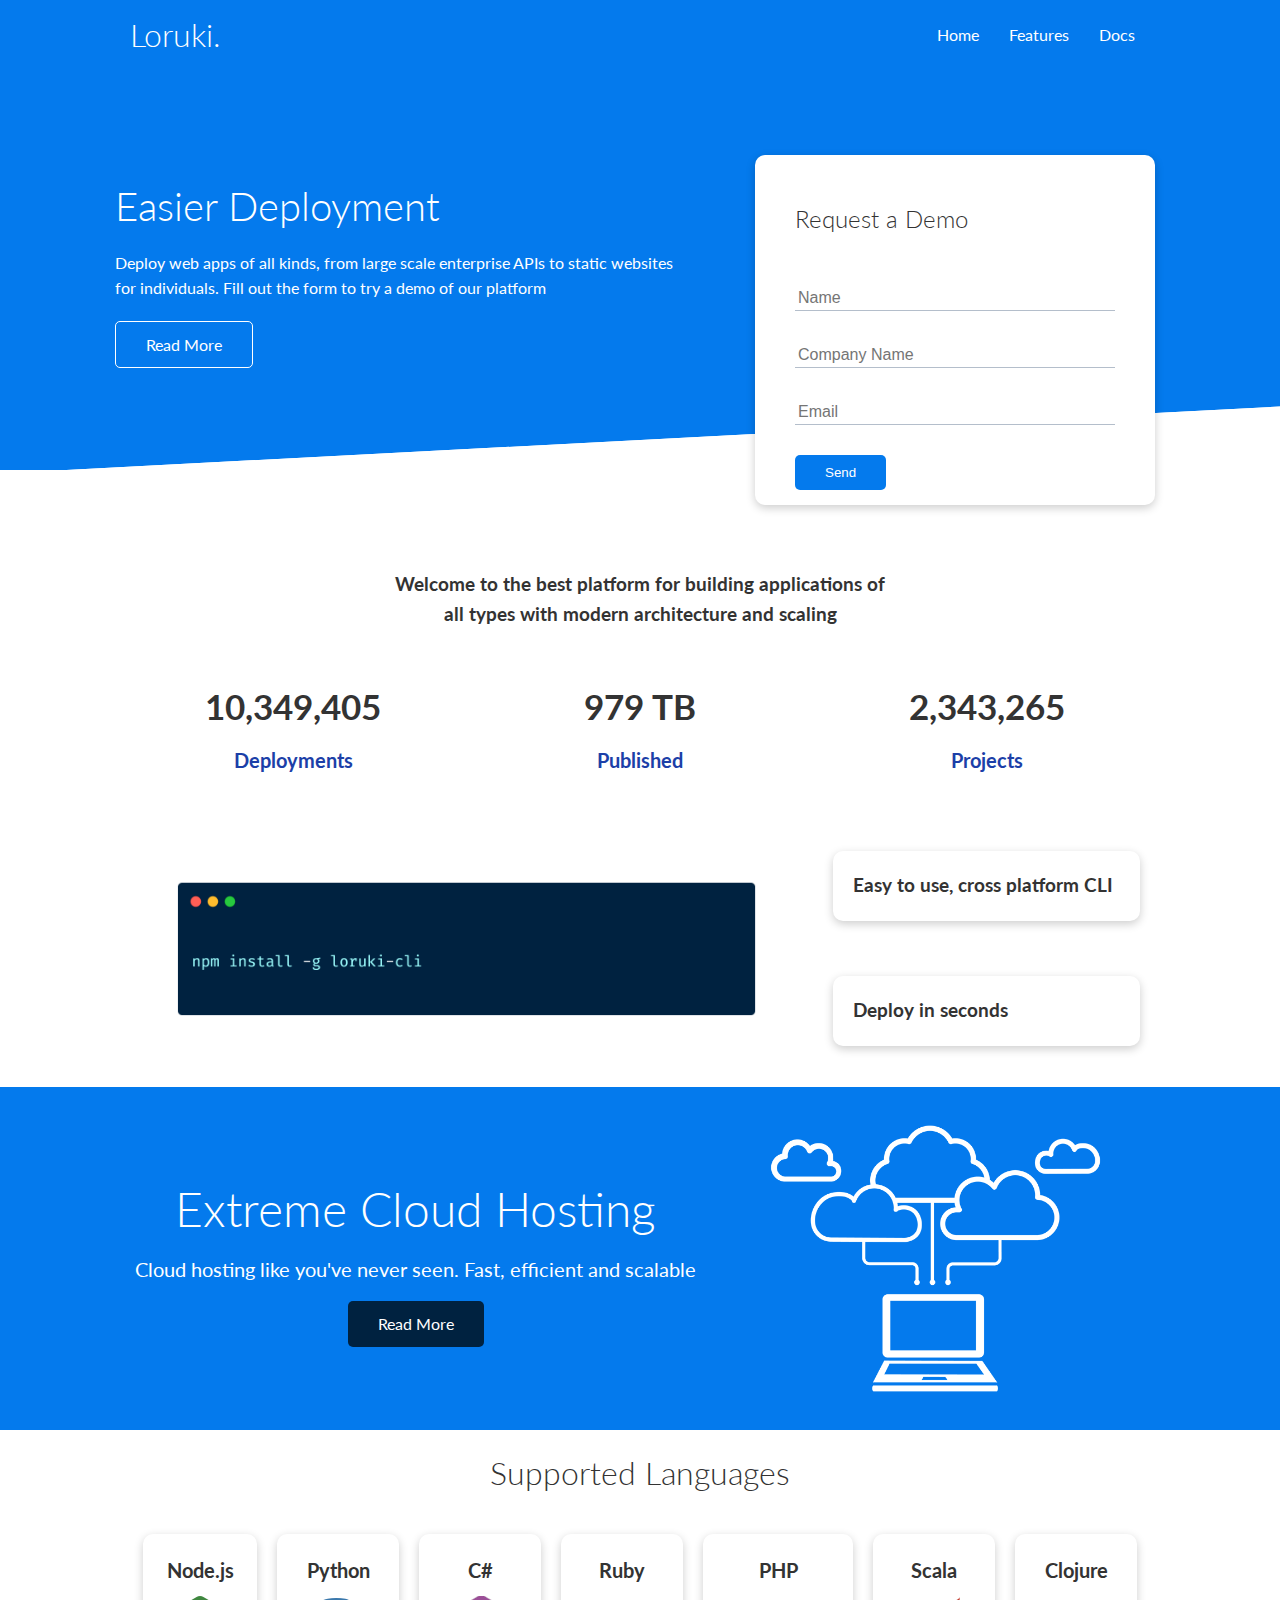
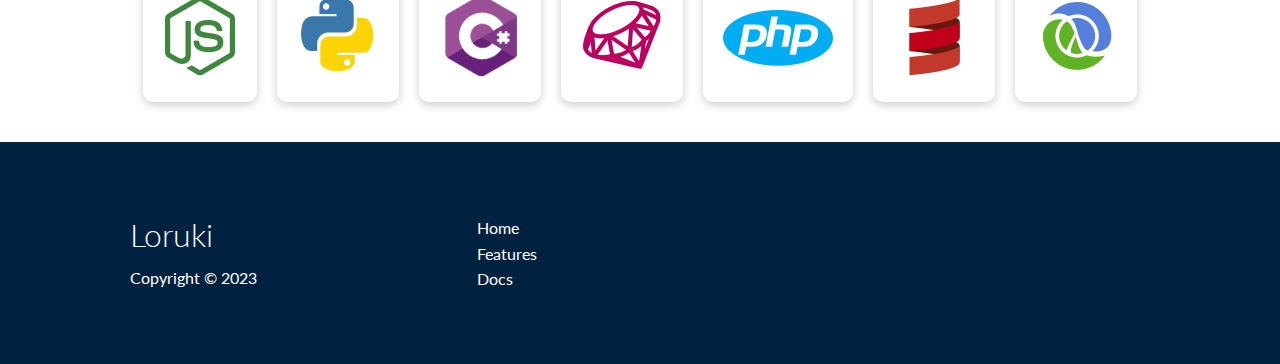
<file: index.html>
<!DOCTYPE html>
<html lang="en">
  <head>
    <meta charset="UTF-8" />
    <meta name="viewport" content="width=device-width, initial-scale=1.0" />
    <link
      rel="stylesheet"
      href="https://cdnjs.cloudflare.com/ajax/libs/font-awesome/5.15.1/css/all.min.css"
      integrity="sha512-+4zCK9k+qNFUR5X+cKL9EIR+ZOhtIloNl9GIKS57V1MyNsYpYcUrUeQc9vNfzsWfV28IaLL3i96P9sdNyeRssA=="
      crossorigin="anonymous"
      referrerpolicy="no-referrer"
    />
    <link rel="stylesheet" href="css/utilities.css" />
    <link rel="stylesheet" href="css/style.css" />
    <title>Loruki | Cloud Hosting For Everyone</title>
  </head>
  <body>
    <!-- Navbar -->
    <div class="navbar">
      <div class="container flex">
        <h1 class="logo">Loruki.</h1>
        <nav>
          <ul>
            <li><a href="index.html">Home</a></li>
            <li><a href="features.html">Features</a></li>
            <li><a href="docs.html">Docs</a></li>
          </ul>
        </nav>
      </div>
    </div>

    <!-- Showcase -->
    <section class="showcase">
      <div class="container grid">
        <div class="showcase-text">
          <h1>Easier Deployment</h1>
          <p>
            Deploy web apps of all kinds, from large scale enterprise APIs to
            static websites for individuals. Fill out the form to try a demo of
            our platform
          </p>
          <a href="features.html" class="btn btn-outline">Read More</a>
        </div>

        <div class="showcase-form card">
          <h2>Request a Demo</h2>
          <form
            name="contact"
            method="POST"
            netlify-honeypot="bot-field"
            data-netlify="true"
          >
            <input type="hidden" name="form-name" value="contact">
            <p class="hidden">
              <label
                >Don't fill this out if you're human: <input name="bot-field"
              /></label>
            </p>
            <div class="form-control">
              <input type="text" name="name" placeholder="Name" required />
            </div>
            <div class="form-control">
              <input
                type="text"
                name="company"
                placeholder="Company Name"
                required
              />
            </div>
            <div class="form-control">
              <input type="email" name="email" placeholder="Email" required />
            </div>
            <input type="submit" value="Send" class="btn btn-primary" />
          </form>
        </div>
      </div>
    </section>

    <!-- Stats -->
    <section class="stats">
      <div class="container">
        <h3 class="stats-heading text-center my-1">
          Welcome to the best platform for building applications of all types
          with modern architecture and scaling
        </h3>

        <div class="grid grid-3 text-center my-4">
          <div>
            <i class="fas fa-server fa-3x"></i>
            <h3>10,349,405</h3>
            <p class="text-secondary">Deployments</p>
          </div>
          <div>
            <i class="fas fa-upload fa-3x"></i>
            <h3>979 TB</h3>
            <p class="text-secondary">Published</p>
          </div>
          <div>
            <i class="fas fa-project-diagram fa-3x"></i>
            <h3>2,343,265</h3>
            <p class="text-secondary">Projects</p>
          </div>
        </div>
      </div>
    </section>

    <!-- CLI -->
    <section class="cli">
      <div class="container grid">
        <img src="images/cli.png" alt="" />
        <div class="card">
          <h3>Easy to use, cross platform CLI</h3>
        </div>
        <div class="card">
          <h3>Deploy in seconds</h3>
        </div>
      </div>
    </section>

    <!-- Cloud -->
    <section class="cloud bg-primary my-2 py-2">
      <div class="container grid">
        <div class="text-center">
          <h2 class="lg">Extreme Cloud Hosting</h2>
          <p class="lead my-1">
            Cloud hosting like you've never seen. Fast, efficient and scalable
          </p>
          <a href="features.html" class="btn btn-dark">Read More</a>
        </div>
        <img src="images/cloud.png" alt="" />
      </div>
    </section>

    <!-- Languages -->
    <section class="languages">
      <h2 class="md text-center my-2">Supported Languages</h2>
      <div class="container flex">
        <div class="card">
          <h4>Node.js</h4>
          <img src="images/logos/node.png" alt="" />
        </div>
        <div class="card">
          <h4>Python</h4>
          <img src="images/logos/python.png" alt="" />
        </div>
        <div class="card">
          <h4>C#</h4>
          <img src="images/logos/csharp.png" alt="" />
        </div>
        <div class="card">
          <h4>Ruby</h4>
          <img src="images/logos/ruby.png" alt="" />
        </div>
        <div class="card">
          <h4>PHP</h4>
          <img src="images/logos/php.png" alt="" />
        </div>
        <div class="card">
          <h4>Scala</h4>
          <img src="images/logos/scala.png" alt="" />
        </div>
        <div class="card">
          <h4>Clojure</h4>
          <img src="images/logos/clojure.png" alt="" />
        </div>
      </div>
    </section>

    <!-- Footer -->
    <footer class="footer bg-dark py-5">
      <div class="container grid grid-3">
        <div>
          <h1>Loruki</h1>
          <p>Copyright &copy; 2023</p>
        </div>
        <nav>
          <ul>
            <li><a href="index.html">Home</a></li>
            <li><a href="features.html">Features</a></li>
            <li><a href="docs.html">Docs</a></li>
          </ul>
        </nav>
        <div class="social">
          <a href="#"><i class="fab fa-github fa-2x"></i></a>
          <a href="#"><i class="fab fa-qq fa-2x"></i></a>
          <a href="#"><i class="fab fa-weixin fa-2x"></i></a>
          <a href="#"><i class="fab fa-weibo fa-2x"></i></a>
        </div>
      </div>
    </footer>
  </body>
</html>
</file>
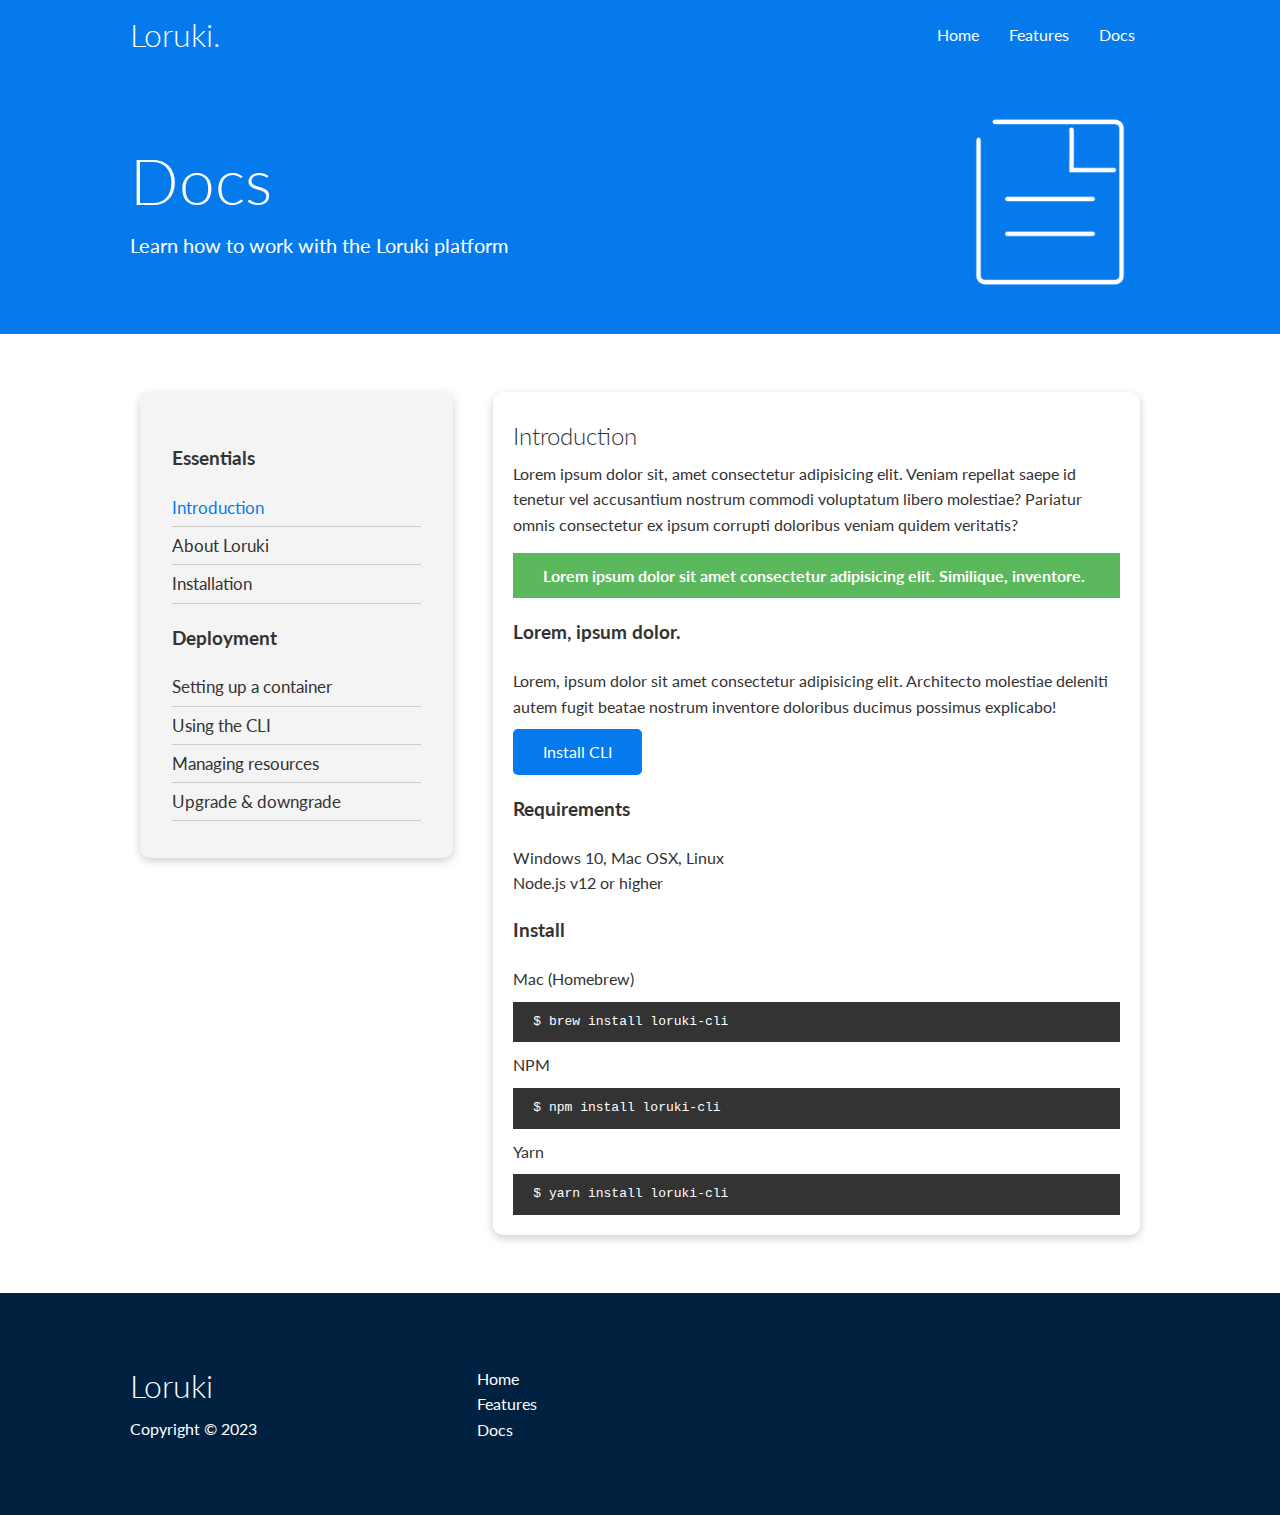
<file: docs.html>
<!DOCTYPE html>
<html lang="en">
  <head>
    <meta charset="UTF-8" />
    <meta name="viewport" content="width=device-width, initial-scale=1.0" />
    <link
      rel="stylesheet"
      href="https://cdnjs.cloudflare.com/ajax/libs/font-awesome/5.15.1/css/all.min.css"
      integrity="sha512-+4zCK9k+qNFUR5X+cKL9EIR+ZOhtIloNl9GIKS57V1MyNsYpYcUrUeQc9vNfzsWfV28IaLL3i96P9sdNyeRssA=="
      crossorigin="anonymous"
      referrerpolicy="no-referrer"
    />
    <link rel="stylesheet" href="css/utilities.css" />
    <link rel="stylesheet" href="css/style.css" />
    <title>Loruki | Cloud Hosting For Everyone</title>
  </head>
  <body>
    <!-- Navbar -->
    <div class="navbar">
      <div class="container flex">
        <h1 class="logo">Loruki.</h1>
        <nav>
          <ul>
            <li><a href="index.html">Home</a></li>
            <li><a href="features.html">Features</a></li>
            <li><a href="docs.html">Docs</a></li>
          </ul>
        </nav>
      </div>
    </div>

    <!-- Head -->
    <section class="docs-head bg-primary py-3">
      <div class="container grid">
        <div>
          <h1 class="xl">Docs</h1>
          <p class="lead">Learn how to work with the Loruki platform</p>
        </div>
        <img src="images/docs.png" alt="" />
      </div>
    </section>

    <!-- Docs main -->
    <section class="docs-main my-4">
      <div class="container grid">
        <div class="card bg-light p-3">
          <h3 class="my-2">Essentials</h3>
          <nav>
            <ul>
              <li><a class="text-primary" href="#">Introduction</a></li>
              <li><a href="#">About Loruki</a></li>
              <li><a href="#">Installation</a></li>
            </ul>
          </nav>

          <h3 class="my-2">Deployment</h3>
          <nav>
            <ul>
              <li><a href="#">Setting up a container</a></li>
              <li><a href="#">Using the CLI</a></li>
              <li><a href="#">Managing resources</a></li>
              <li><a href="#">Upgrade & downgrade</a></li>
            </ul>
          </nav>
        </div>

        <div class="card">
          <h2>Introduction</h2>
          <p>
            Lorem ipsum dolor sit, amet consectetur adipisicing elit. Veniam
            repellat saepe id tenetur vel accusantium nostrum commodi voluptatum
            libero molestiae? Pariatur omnis consectetur ex ipsum corrupti
            doloribus veniam quidem veritatis?
          </p>

          <div class="alert alert-success">
            <i class="fas fa-info"></i>Lorem ipsum dolor sit amet consectetur
            adipisicing elit. Similique, inventore.
          </div>

          <h3>Lorem, ipsum dolor.</h3>
          <p>
            Lorem, ipsum dolor sit amet consectetur adipisicing elit. Architecto
            molestiae deleniti autem fugit beatae nostrum inventore doloribus
            ducimus possimus explicabo!
          </p>
          <a href="#" class="btn btn-primary">Install CLI</a>

          <h3>Requirements</h3>
          <ul>
            <li>Windows 10, Mac OSX, Linux</li>
            <li>Node.js v12 or higher</li>
          </ul>

          <h3>Install</h3>
          <p>Mac (Homebrew)</p>
          <pre><code>$ brew install loruki-cli</code></pre>
          <p>NPM</p>
          <pre><code>$ npm install loruki-cli</code></pre>
          <p>Yarn</p>
          <pre><code>$ yarn install loruki-cli</code></pre>
        </div>
      </div>
    </section>

    <!-- Footer -->
    <footer class="footer bg-dark py-5">
      <div class="container grid grid-3">
        <div>
          <h1>Loruki</h1>
          <p>Copyright &copy; 2023</p>
        </div>
        <nav>
          <ul>
            <li><a href="index.html">Home</a></li>
            <li><a href="features.html">Features</a></li>
            <li><a href="docs.html">Docs</a></li>
          </ul>
        </nav>
        <div class="social">
          <a href="#"><i class="fab fa-github fa-2x"></i></a>
          <a href="#"><i class="fab fa-qq fa-2x"></i></a>
          <a href="#"><i class="fab fa-weixin fa-2x"></i></a>
          <a href="#"><i class="fab fa-weibo fa-2x"></i></a>
        </div>
      </div>
    </footer>
  </body>
</html>
</file>
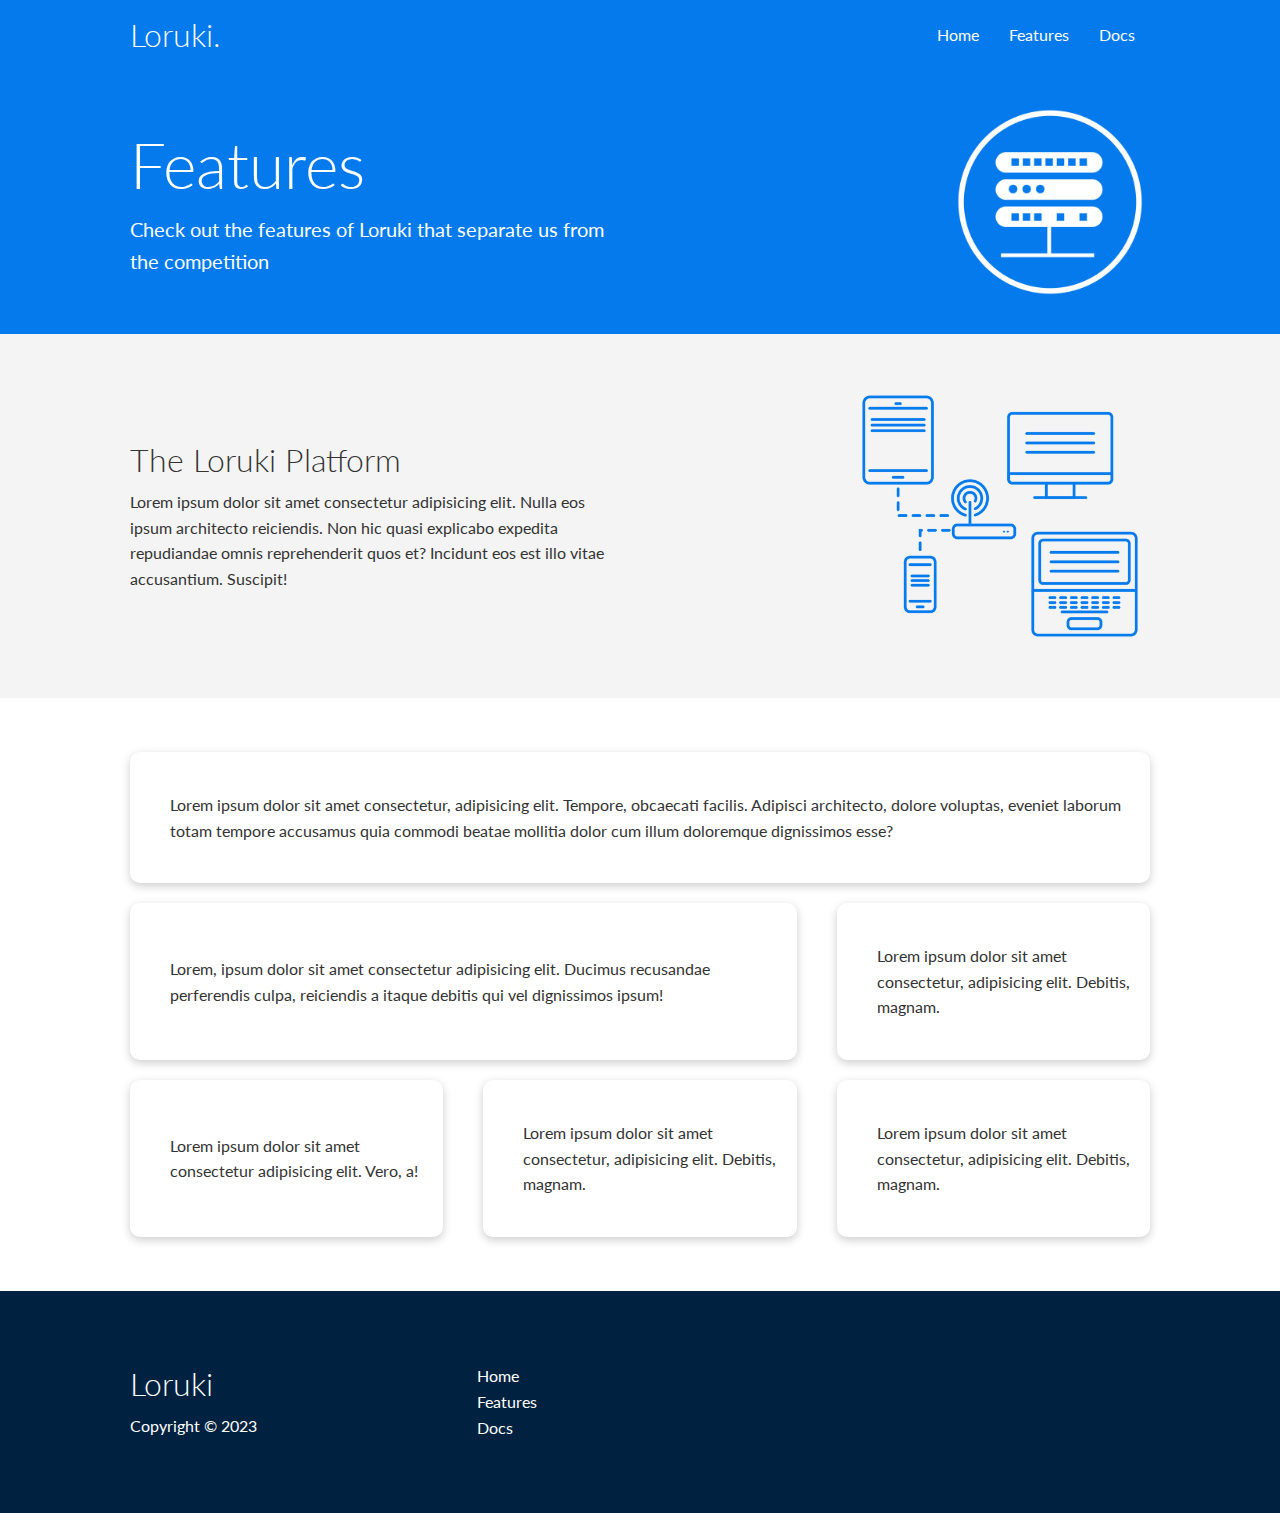
<file: features.html>
<!DOCTYPE html>
<html lang="en">
  <head>
    <meta charset="UTF-8" />
    <meta name="viewport" content="width=device-width, initial-scale=1.0" />
    <link
      rel="stylesheet"
      href="https://cdnjs.cloudflare.com/ajax/libs/font-awesome/5.15.1/css/all.min.css"
      integrity="sha512-+4zCK9k+qNFUR5X+cKL9EIR+ZOhtIloNl9GIKS57V1MyNsYpYcUrUeQc9vNfzsWfV28IaLL3i96P9sdNyeRssA=="
      crossorigin="anonymous"
      referrerpolicy="no-referrer"
    />
    <link rel="stylesheet" href="css/utilities.css" />
    <link rel="stylesheet" href="css/style.css" />
    <title>Loruki | Cloud Hosting For Everyone</title>
  </head>
  <body>
    <!-- Navbar -->
    <div class="navbar">
      <div class="container flex">
        <h1 class="logo">Loruki.</h1>
        <nav>
          <ul>
            <li><a href="index.html">Home</a></li>
            <li><a href="features.html">Features</a></li>
            <li><a href="docs.html">Docs</a></li>
          </ul>
        </nav>
      </div>
    </div>

    <!-- Head -->
    <section class="features-head bg-primary py-3">
      <div class="container grid">
        <div>
          <h1 class="xl">Features</h1>
          <p class="lead">
            Check out the features of Loruki that separate us from the
            competition
          </p>
        </div>
        <img src="images/server.png" alt="" />
      </div>
    </section>

    <!-- Sub head -->
    <section class="features-sub-head bg-light py-3">
      <div class="container grid">
        <div>
          <h1 class="md">The Loruki Platform</h1>
          <p>
            Lorem ipsum dolor sit amet consectetur adipisicing elit. Nulla eos
            ipsum architecto reiciendis. Non hic quasi explicabo expedita
            repudiandae omnis reprehenderit quos et? Incidunt eos est illo vitae
            accusantium. Suscipit!
          </p>
        </div>
        <img src="images/server2.png" alt="" />
      </div>
    </section>

    <section class="features-main my-2">
      <div class="container grid grid-3">
        <div class="card flex">
          <i class="fas fa-server fa-3x"></i>
          <p>
            Lorem ipsum dolor sit amet consectetur, adipisicing elit. Tempore,
            obcaecati facilis. Adipisci architecto, dolore voluptas, eveniet
            laborum totam tempore accusamus quia commodi beatae mollitia dolor
            cum illum doloremque dignissimos esse?
          </p>
        </div>
        <div class="card flex">
          <i class="fas fa-network-wired fa-3x"></i>
          <p>
            Lorem, ipsum dolor sit amet consectetur adipisicing elit. Ducimus
            recusandae perferendis culpa, reiciendis a itaque debitis qui vel
            dignissimos ipsum!
          </p>
        </div>
        <div class="card flex">
          <i class="fas fa-laptop-code fa-3x"></i>
          <p>
            Lorem ipsum dolor sit amet consectetur, adipisicing elit. Debitis,
            magnam.
          </p>
        </div>
        <div class="card flex">
          <i class="fas fa-database fa-3x"></i>
          <p>
            Lorem ipsum dolor sit amet consectetur adipisicing elit. Vero, a!
          </p>
        </div>
        <div class="card flex">
          <i class="fas fa-power-off fa-3x"></i>
          <p>
            Lorem ipsum dolor sit amet consectetur, adipisicing elit. Debitis,
            magnam.
          </p>
        </div>
        <div class="card flex">
          <i class="fas fa-upload fa-3x"></i>
          <p>
            Lorem ipsum dolor sit amet consectetur, adipisicing elit. Debitis,
            magnam.
          </p>
        </div>
      </div>
    </section>

    <!-- Footer -->
    <footer class="footer bg-dark py-5">
      <div class="container grid grid-3">
        <div>
          <h1>Loruki</h1>
          <p>Copyright &copy; 2023</p>
        </div>
        <nav>
          <ul>
            <li><a href="index.html">Home</a></li>
            <li><a href="features.html">Features</a></li>
            <li><a href="docs.html">Docs</a></li>
          </ul>
        </nav>
        <div class="social">
          <a href="#"><i class="fab fa-github fa-2x"></i></a>
          <a href="#"><i class="fab fa-qq fa-2x"></i></a>
          <a href="#"><i class="fab fa-weixin fa-2x"></i></a>
          <a href="#"><i class="fab fa-weibo fa-2x"></i></a>
        </div>
      </div>
    </footer>
  </body>
</html>
</file>
<file: css/utilities.css>
.container {
  max-width: 1100px;
  margin: 0 auto;
  overflow: auto;
  padding: 0 40px;
}

.card {
  background-color: white;
  color: #333;
  border-radius: 10px;
  box-shadow: 0 3px 10px rgba(0, 0, 0, 0.2);
  padding: 20px;
  margin: 10px;
}

.btn {
  display: inline-block;
  padding: 10px 30px;
  cursor: pointer;
  background-color: var(--primary-color);
  color: white;
  border: none;
  border-radius: 5px;
}

.btn-outline {
  background-color: transparent;
  border: 1px white solid;
}

.btn:hover {
  transform: scale(0.98);
}

/* Backgrounds & colored buttons */
.bg-primary,
.btn-primary {
  background-color: var(--primary-color);
  color: white;
}

.bg-secondary,
.btn-secondary {
  background-color: var(--secondary-color);
  color: white;
}

.bg-dark,
.btn-dark {
  background-color: var(--dark-color);
  color: white;
}

.bg-light,
.btn-light {
  background-color: var(--light-color);
  color: #333;
}

.bg-primary a,
.btn-primary a,
.bg-secondary a,
.btn-secondary a,
.bg-dark a,
.btn-dark a {
  color: white;
}

/* Text colors */
.text-primary {
  color: var(--primary-color);
}

.text-secondary {
  color: var(--secondary-color);
}

.text-dark {
  color: var(--dark-color);
}

.text-light {
  color: var(--light-color);
}

/* Text sizes */
.lead {
  font-size: 20px;
}

.sm {
  font-size: 1rem;
}

.md {
  font-size: 2rem;
}

.lg {
  font-size: 3rem;
}

.xl {
  font-size: 4rem;
}

.text-center {
  text-align: center;
}

/* Alert */
.alert {
  background-color: var(--light-color);
  padding: 10px 20px;
  font-weight: bold;
  margin: 15px 0;
}

.alert i {
  margin-right: 10px;
}

.alert-success {
  background-color: var(--success-color);
  color: white;
}

.alert-error {
  background-color: var(--error-color);
  color: white;
}

.flex {
  display: flex;
  justify-content: center;
  align-items: center;
  height: 100%;
}

.grid {
  display: grid;
  grid-template-columns: repeat(2, 1fr);
  gap: 20px;
  justify-content: center;
  align-items: center;
  height: 100%;
}

.grid-3 {
  grid-template-columns: repeat(3, 1fr);
}

/* Margin */
.my-1 {
  margin: 1rem 0;
}

.my-2 {
  margin: 1.5rem 0;
}

.my-3 {
  margin: 2rem 0;
}

.my-4 {
  margin: 3rem 0;
}

.my-5 {
  margin: 4rem 0;
}

.m-1 {
  margin: 1rem;
}

.m-2 {
  margin: 1.5rem;
}

.m-3 {
  margin: 2rem;
}

.m-4 {
  margin: 3rem;
}

.m-5 {
  margin: 4rem;
}

/* Padding */
.py-1 {
  padding: 1rem 0;
}

.py-2 {
  padding: 1.5rem 0;
}

.py-3 {
  padding: 2rem 0;
}

.py-4 {
  padding: 3rem 0;
}

.py-5 {
  padding: 4rem 0;
}

.p-1 {
  padding: 1rem;
}

.p-2 {
  padding: 1.5rem;
}

.p-3 {
  padding: 2rem;
}

.p-4 {
  padding: 3rem;
}

.p-5 {
  padding: 4rem;
}
</file>
<file: css/style.css>
@import url("https://fonts.googleapis.com/css2?family=Lato:wght@300&display=swap");

:root {
  --primary-color: #047aed;
  --secondary-color: #1c3fa8;
  --dark-color: #002240;
  --light-color: #f4f4f4;
  --success-color: #5cb85c;
  --error-color: #d9534f;
}

* {
  box-sizing: border-box;
  padding: 0;
  margin: 0;
}

body {
  font-family: "Lato", sans-serif;
  color: #333;
  line-height: 1.6;
}

ul {
  list-style-type: none;
}

a {
  text-decoration: none;
  color: #333;
}

h1,
h2 {
  font-weight: 300;
  line-height: 1.2;
  margin: 10px 0;
}

p {
  margin: 10px 0;
}

img {
  width: 100%;
}

code,
pre {
  background-color: #333;
  color: white;
  padding: 10px;
}

.hidden {
  visibility: hidden;
  height: 0;
}

/* Navbar */
.navbar {
  background-color: var(--primary-color);
  color: white;
  height: 70px;
}

.navbar ul {
  display: flex;
}

.navbar a {
  color: white;
  padding: 10px;
  margin: 0 5px;
}

.navbar a:hover {
  border-bottom: 2px white solid;
}

.navbar .flex {
  justify-content: space-between;
}

/* Showcase */
.showcase {
  height: 400px;
  background-color: var(--primary-color);
  color: white;
  position: relative;
}

.showcase h1 {
  font-size: 40px;
}

.showcase p {
  margin: 20px 0;
}

.showcase .grid {
  overflow: visible;
  grid-template-columns: 55% 45%;
  gap: 30px;
}

.showcase-text {
  animation: slideInFromLeft 1s ease-in;
}

.showcase-form {
  position: relative;
  top: 60px;
  height: 350px;
  width: 400px;
  padding: 40px;
  z-index: 100;
  justify-self: flex-end;
  animation: slideInFromRight 1s ease-in;
}

.showcase-form .form-control {
  margin: 30px 0;
}

.showcase-form input[type="text"],
.showcase-form input[type="email"] {
  border: 0;
  border-bottom: 1px solid #b4becb;
  width: 100%;
  padding: 3px;
  font-size: 16px;
}

.showcase-form input:focus {
  outline: none;
}

.showcase::before,
.showcase::after {
  content: "";
  position: absolute;
  height: 100px;
  bottom: -70px;
  right: 0;
  left: 0;
  background-color: white;
  transform: skewY(-3deg);
  -webkit-transform: skewY(-3deg);
  -moz-transform: skewY(-3deg);
  -ms-transform: skewY(-3deg);
}

/* Stats */
.stats {
  padding-top: 100px;
  animation: slideInFromBottom 1s ease-in;
}

.stats-heading {
  max-width: 500px;
  margin: auto;
}

.stats .grid h3 {
  font-size: 35px;
}

.stats .grid p {
  font-size: 20px;
  font-weight: bold;
}

/* CLI */
.cli .grid {
  grid-template-columns: repeat(3, 1fr);
  grid-template-rows: repeat(2, 1fr);
}

.cli .grid > *:first-child {
  grid-column: 1 / span 2;
  grid-row: 1 / span 2;
}

/* Cloud */
.cloud .grid {
  grid-template-columns: 4fr 3fr;
}

/* Languages */
.languages .flex {
  flex-wrap: wrap;
}

.languages .card {
  text-align: center;
  margin: 18px 10px 40px;
  transition: transform 0.2s ease-in;
}

.languages .card h4 {
  font-size: 20px;
  margin-bottom: 10px;
}

.languages .card:hover {
  transform: translateY(-15px);
}

/* Features */
.features-head img,
.docs-head img {
  width: 200px;
  justify-self: flex-end;
}

.features-sub-head img {
  width: 300px;
  justify-self: flex-end;
}

.features-main .card > i {
  margin-right: 20px;
}

.features-main .grid {
  padding: 30px;
}

.features-main .grid > *:first-child {
  grid-column: 1 / span 3;
}

.features-main .grid > *:nth-child(2) {
  grid-column: 1 / span 2;
}

/* Docs */
.docs-main h3 {
  margin: 20px 0;
}

.docs-main .grid {
  grid-template-columns: 1fr 2fr;
  align-items: flex-start;
}

.docs-main nav li {
  font-size: 17px;
  padding-bottom: 5px;
  margin-bottom: 5px;
  border-bottom: 1px #ccc solid;
}

.docs-main a:hover {
  font-weight: bold;
}

/* Footer */
.footer .social a {
  margin: 0 10px;
}

/* Animations */
@keyframes slideInFromLeft {
  0% {
    transform: translateX(-100%);
  }

  100% {
    transform: translateX(0);
  }
}

@keyframes slideInFromRight {
  0% {
    transform: translateX(100%);
  }

  100% {
    transform: translateX(0);
  }
}

@keyframes slideInFromTop {
  0% {
    transform: translateY(-100%);
  }

  100% {
    transform: translateX(0);
  }
}

@keyframes slideInFromBottom {
  0% {
    transform: translateY(100%);
  }

  100% {
    transform: translateX(0);
  }
}

/* Tablets and under */
@media (max-width: 768px) {
  .grid,
  .showcase .grid,
  .stats .grid,
  .cli .grid,
  .cloud .grid,
  .features-main .grid,
  .docs-main .grid {
    grid-template-columns: 1fr;
    grid-template-rows: 1fr;
  }

  .showcase {
    height: auto;
  }

  .showcase-text {
    text-align: center;
    margin-top: 40px;
    animation: slideInFromTop 1s ease-in;
  }

  .showcase-form {
    justify-self: center;
    margin: auto;
    animation: slideInFromBottom 1s ease-in;
  }

  .cli .grid > *:first-child {
    grid-column: 1;
    grid-row: 1;
  }

  .features-head,
  .features-sub-head,
  .docs-head {
    text-align: center;
  }

  .features-head img,
  .features-sub-head img,
  .docs-head img {
    justify-self: center;
  }

  .features-main .grid > *:first-child,
  .features-main .grid > *:nth-child(2) {
    grid-column: 1;
  }
}

/* Mobile */
@media (max-width: 500px) {
  .navbar {
    height: 110px;
  }

  .navbar .flex {
    flex-direction: column;
  }

  .navbar ul {
    padding: 10px;
    background-color: rgba(0, 0, 0, 0.1);
  }
}
</file>
